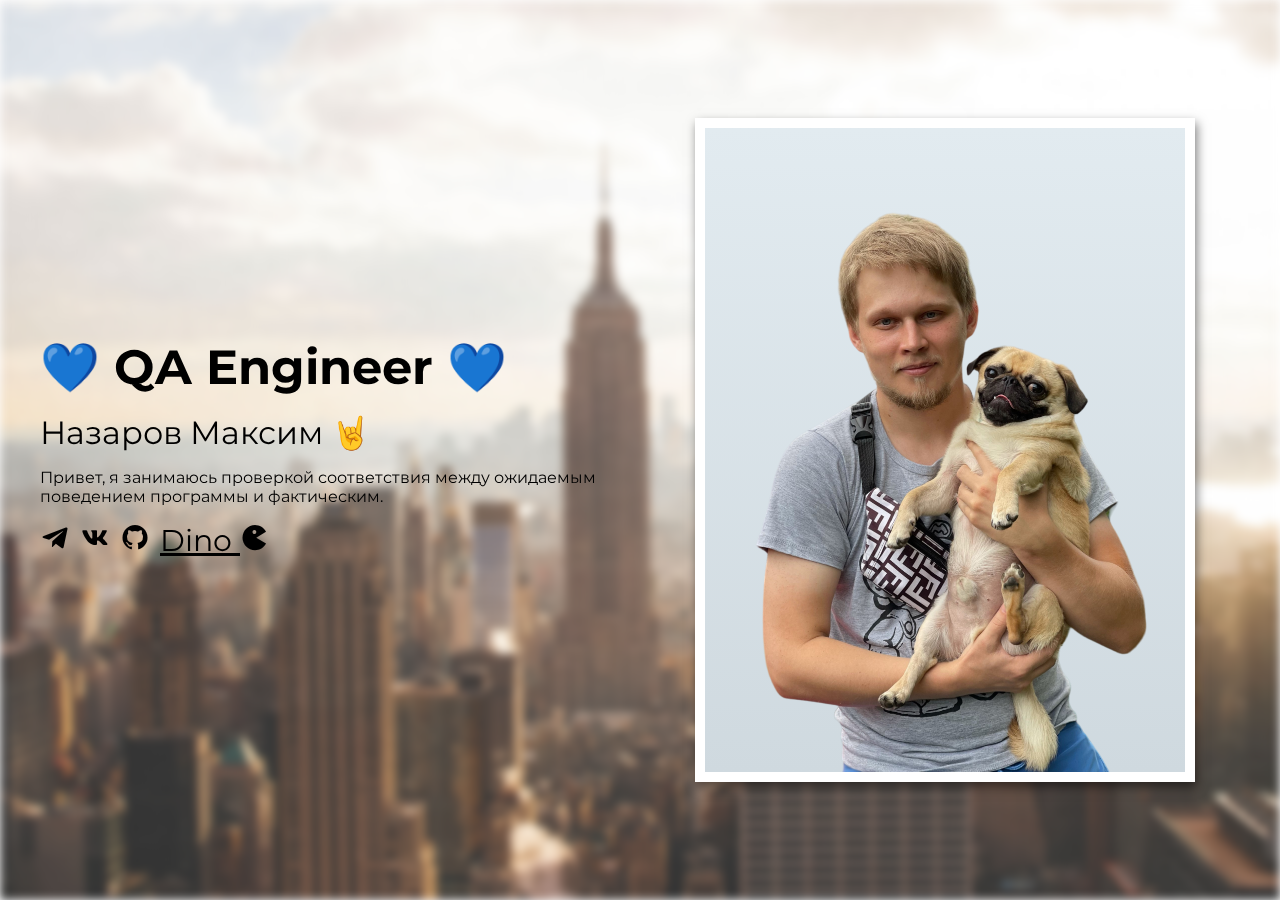
<file: index.html>
<!DOCTYPE html>
<html lang="en">

<head>
  <meta charset="UTF-8">
  <meta name="viewport" content="width=device-width, initial-scale=1.0">
  <title>Max_Morra</title>

  <link rel="preconnect" href="https://fonts.gstatic.com">
  <link href="https://fonts.googleapis.com/css2?family=Montserrat:wght@300;400;500;600;700&display=swap"
    rel="stylesheet">
  <link rel="stylesheet" href="https://cdn.jsdelivr.net/npm/boxicons@latest/css/boxicons.min.css">
  <link rel="stylesheet" href="style.css">
  <link type="image/x-icon" href="favi.png" rel="shortcut icon">
  <link type="Image/x-icon" href="favi.png" rel="icon">

</head>

<body>
  
<div class="bg-ex-fixed"></div>
      
  <div class="hero">
    <div class="container hero__container">
      <div class="hero__about">
        <h1 class="hero__title">
          💙 QA Engineer 💙
          </h1>
          <h2 class="hero__subtitle">Назаров Максим 🤘</h2>
          <p class="hero__description">
            Привет, я занимаюсь проверкой соответствия между ожидаемым поведением программы и фактическим.
          </p>
          <div class="hero__links">
            <a class="hero__link" href="https://t.me/MaxMorra">
              <i class='bx bxl-telegram'></i>
            </a>
            <a class="hero__link" href="https://vk.com/maxmorra">
              <i class='bx bxl-vk'></i>
            </a>
            <a class="hero__link" href="https://github.com/MaxNazarov-qa">
              <i class='bx bxl-github'></i>
            </a>
            <a class="hero__link" href="game.html" >Dino
              <i class='bx bxs-game'></i>
            </a>
            </div>
        </div>
        <div class="hero__box">
          <img class="hero__box-img" src="img/12.png" alt="">
        </div>
      </div>
    </div>
  </div>

</body>

</html>
</file>
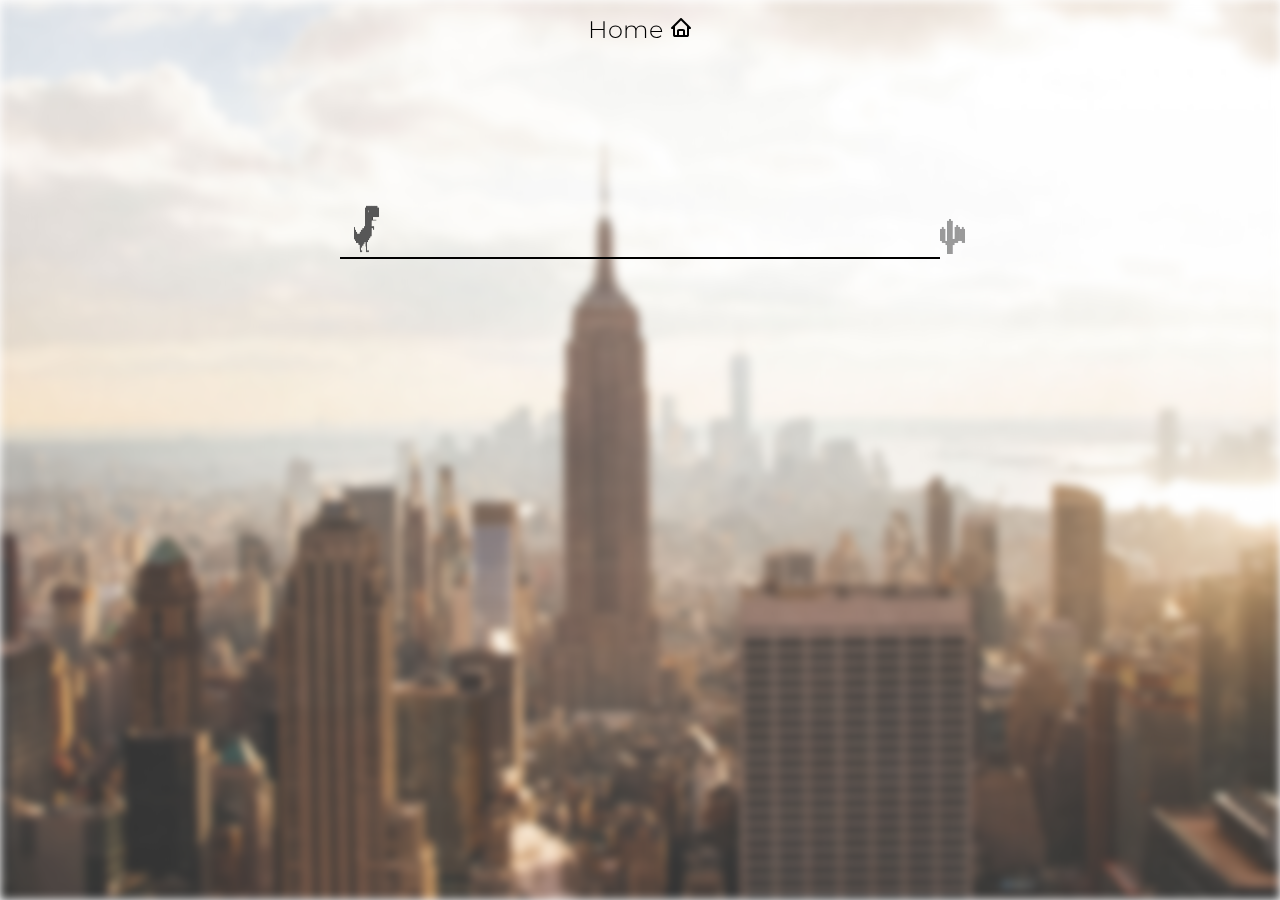
<file: game.html>
<!DOCTYPE html>
<html lang="en">

<head>
  <meta charset="UTF-8">
  <meta name="viewport" content="width=device-width, initial-scale=1.0">
  <title>Max_Morra</title>

  <link rel="preconnect" href="https://fonts.gstatic.com">
  <link href="https://fonts.googleapis.com/css2?family=Montserrat:wght@300;400;500;600;700&display=swap"
    rel="stylesheet">
  <link rel="stylesheet" href="https://cdn.jsdelivr.net/npm/boxicons@latest/css/boxicons.min.css">
  <link rel="stylesheet" href="style.css">
  <link type="image/x-icon" href="favi.png" rel="shortcut icon">
  <link type="Image/x-icon" href="favi.png" rel="icon">

</head>

<body>
    <header class="header">
        <a class="header__logo logo" href="index.html" >Home
            <i class='bx bx-home' ></i>
        </a>
      </header>
<div class="game">
    <div id="dino"></div>
    <div id="cactus"></div>
  </div>
  
  <script src="script.js"></script>

</body>
</file>
<file: style.css>
.game {
  width: 600px;
  height: 200px;
  border-bottom: 2px solid #000;
  margin: auto;
}

#dino {
  width: 50px;
  height: 50px;
  background-image: url(img/dino.png);
  background-size: 50px 50px;
  position: relative;
  top: 145px;
}

#cactus {
  width: 25px;
  height: 35px;
  background-image: url(img/cactus.png);
  background-size: 20px 40px;
  position: relative;
  top: 110px;
  left: 600px;
  animation: cactusMov 2s infinite linear;
}

@keyframes cactusMov {
  0% {
    left: 600px;
  }
  100% {
    left: -40px;
  }
}

.jump {
  animation: jump 0.5s linear;
}

@keyframes jump {
  0% {
    top: 145px;
  }
  30% {
    top: 130px;
  }
  50% {
    top: 80px;
  }
  80% {
    top: 130px;
  }
  100% {
    top: 145px;
  }
}
*,
::before,
::after {
  box-sizing: border-box;
}

body {
  margin: 0;
  font-family: 'Montserrat', sans-serif;
}

img {
  width: 100%;
  height: 100%;
}

h1,
h2,
h3 {
  margin: 0;
}


.bg-ex-fixed{
  background: url(img/13.jpg);
  background-repeat: no-repeat;
  background-size: cover;
  background-position: center;
  background-attachment: fixed;
}
     

.bg-ex-blur {
  position: relative;
  display: flex;
  justify-content: center;
  align-items: center;
  height: 350px;
}


.img-blur{
  position: absolute;
  z-index: 1;
  width: 100%;
  height: 350px;
  background: url(img/13.jpg);
  background-repeat: no-repeat;
  background-size: cover;
  background-position: center;
  filter: blur(5px);
}


.bg-ex-blur span {
  z-index: 2;
}


body::before {
  content: '';
  left: 0; 
  right: 0; 
  top: 0; 
  bottom: 0; 
  z-index: -1; 
  background: url(img/13.jpg);
  background-repeat: no-repeat;
  background-size: cover;
  background-position: center;
  position: fixed;
  filter: blur(5px); /* Размытие картинки */
}
     
     
     

.header {
  width: 100%;
  padding: 15px 0;

  text-align: center;
  font-size: 24px;
  font-weight: 300;
  color: rgb(0, 0, 0);
}

.header__logo {
  color: inherit;
  text-decoration: none;
}

.hero {
  min-height: 100vh;
  display: flex;
  justify-content: center;
  align-items: center;
}

.container {
  max-width: 1230px;
  width: 100%;
  margin: 0 auto;
  padding: 0 15px;
}

.hero__container {
  display: grid;
  grid-template-columns: repeat(auto-fit, minmax( 290px,1fr));
  grid-gap: 20px;
}

.hero__about {
  display: flex;
  flex-direction: column;
  justify-content: center;
}

.hero__about {
  display: flex;
  flex-direction: column;
  justify-content: center;
}

.hero__title {
  margin-bottom: 20px;
  
  font-size: 48px;
  line-height: 1.1;
}

.hero__subtitle {
  font-size: 32px;
  font-weight: 400;
}

.hero__links {
  display: flex;
}

.hero__link {
  margin-right: 10px;

  font-size: 30px;
  color: #000;

  transition: color 0.3s;
}

.hero__link:hover {
  color: blueviolet;
}

.header__logo:hover {
  color: blueviolet;
}

.hero__box {
  max-width: 500px;
  justify-self: center;
  overflow: hidden;
  background-image: linear-gradient(to top, #cfd9df 0%, #e2ebf0 100%);
  border: 10px solid #fff;
  box-shadow: 2px 5px 10px rgba(0, 0, 0, 0.5);

  animation: ava-animate 5s infinite alternate;
}

.hero__box-img {
  animation: ava-bg 3s infinite alternate;
}

@media screen and (max-width: 978px) {
  .hero {
    padding-top: 30px;
  }

  .hero__container {
    grid-row-gap: 20px;
  }

  .hero__title {
    font-size: 28px;
    margin-bottom: 10px;
  }

  .hero__subtitle {
    font-size: 22px;
    font-weight: 400;
  }

  .hero__description {
    font-size: 14px;
  }

  .hero__about {
    text-align: center;
  }

  .hero__links {
    justify-content: center;
  }

  .hero__box {
    max-width: 350px;
  }
}

@keyframes ava-animate {
  0% {
    border-radius: 83% 17% 91% 9% / 31% 69% 31% 69% ;
  }

  40% {
    border-radius: 66% 34% 47% 53% / 59% 47% 53% 41% ;
  }

  60% {
    border-radius: 36% 64% 25% 75% / 71% 29% 71% 29% ;
  }

  100% {
    border-radius: 10% 90% 11% 89% / 80% 13% 87% 20% ;
  }
}

@keyframes ava-bg {
  from {
    backdrop-filter: hue-rotate(0);
  }

  to {
    backdrop-filter: hue-rotate(90deg);
  }
  }
</file>
